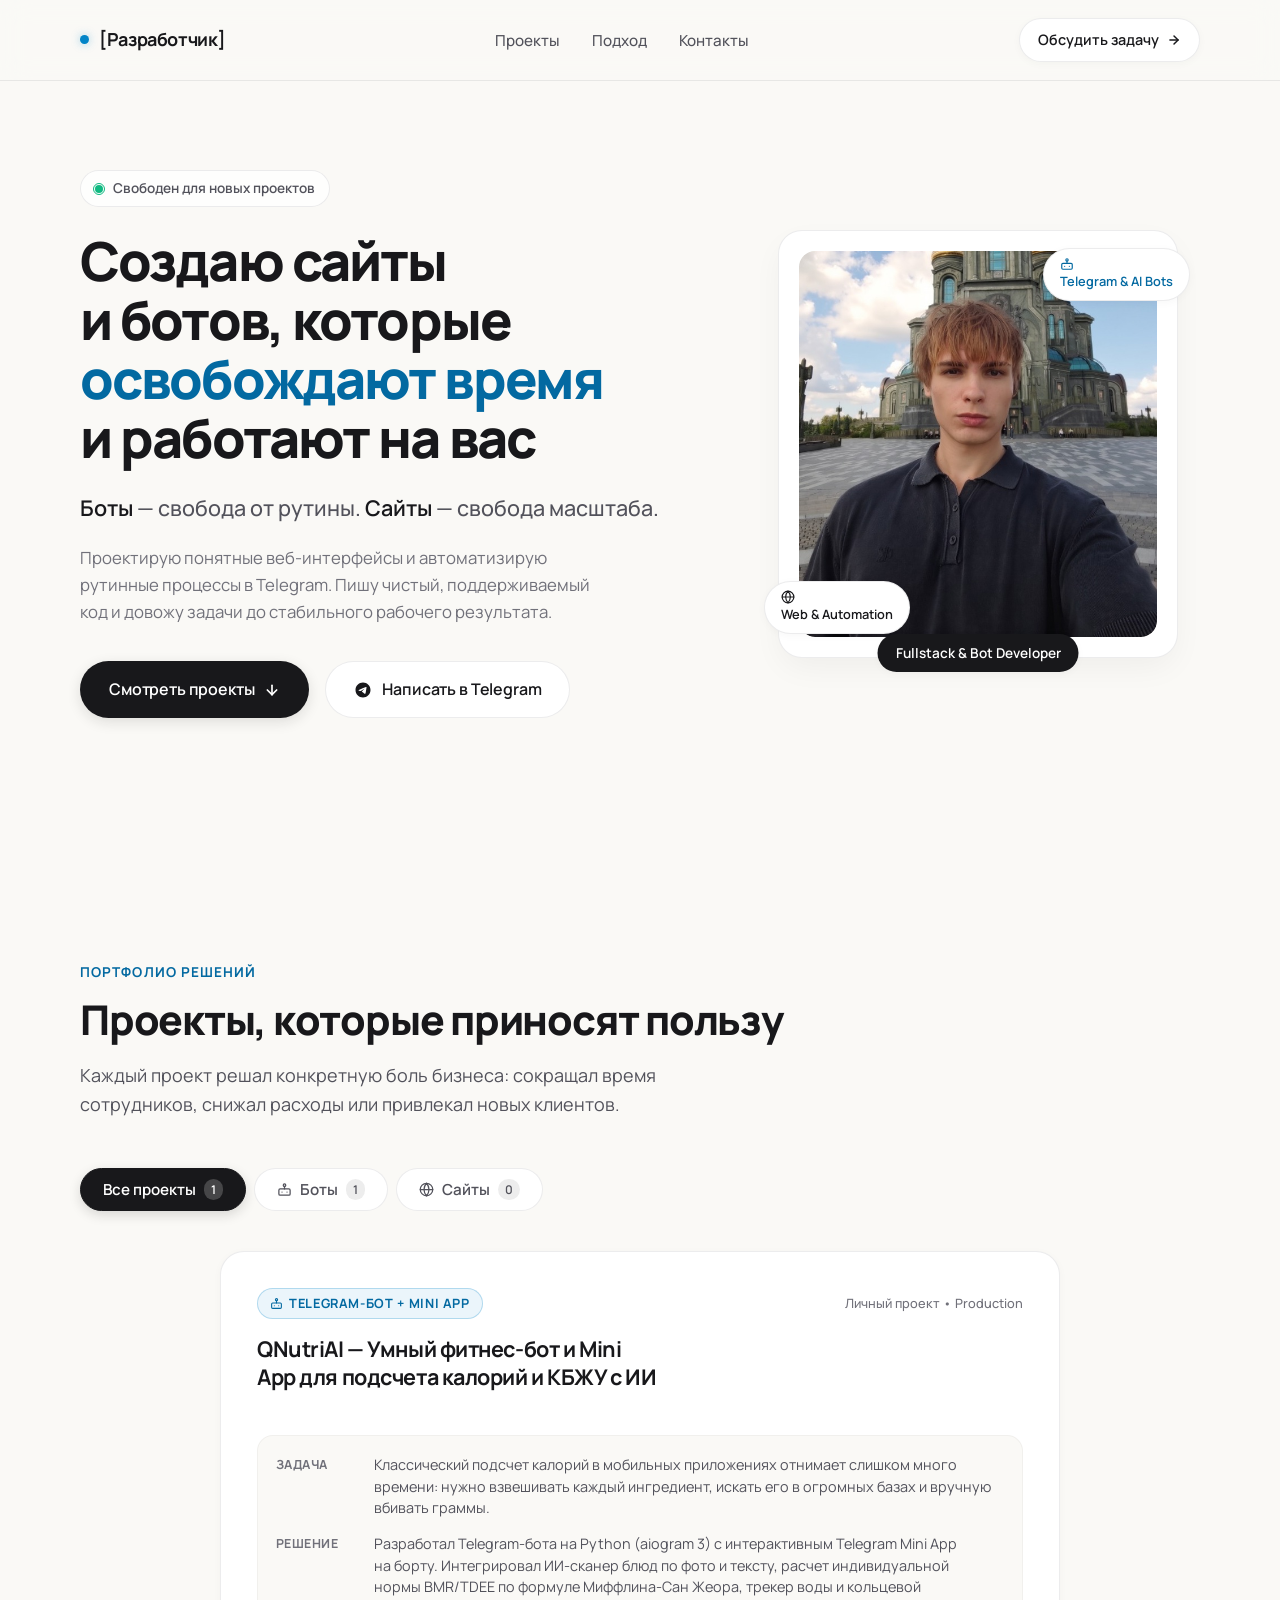
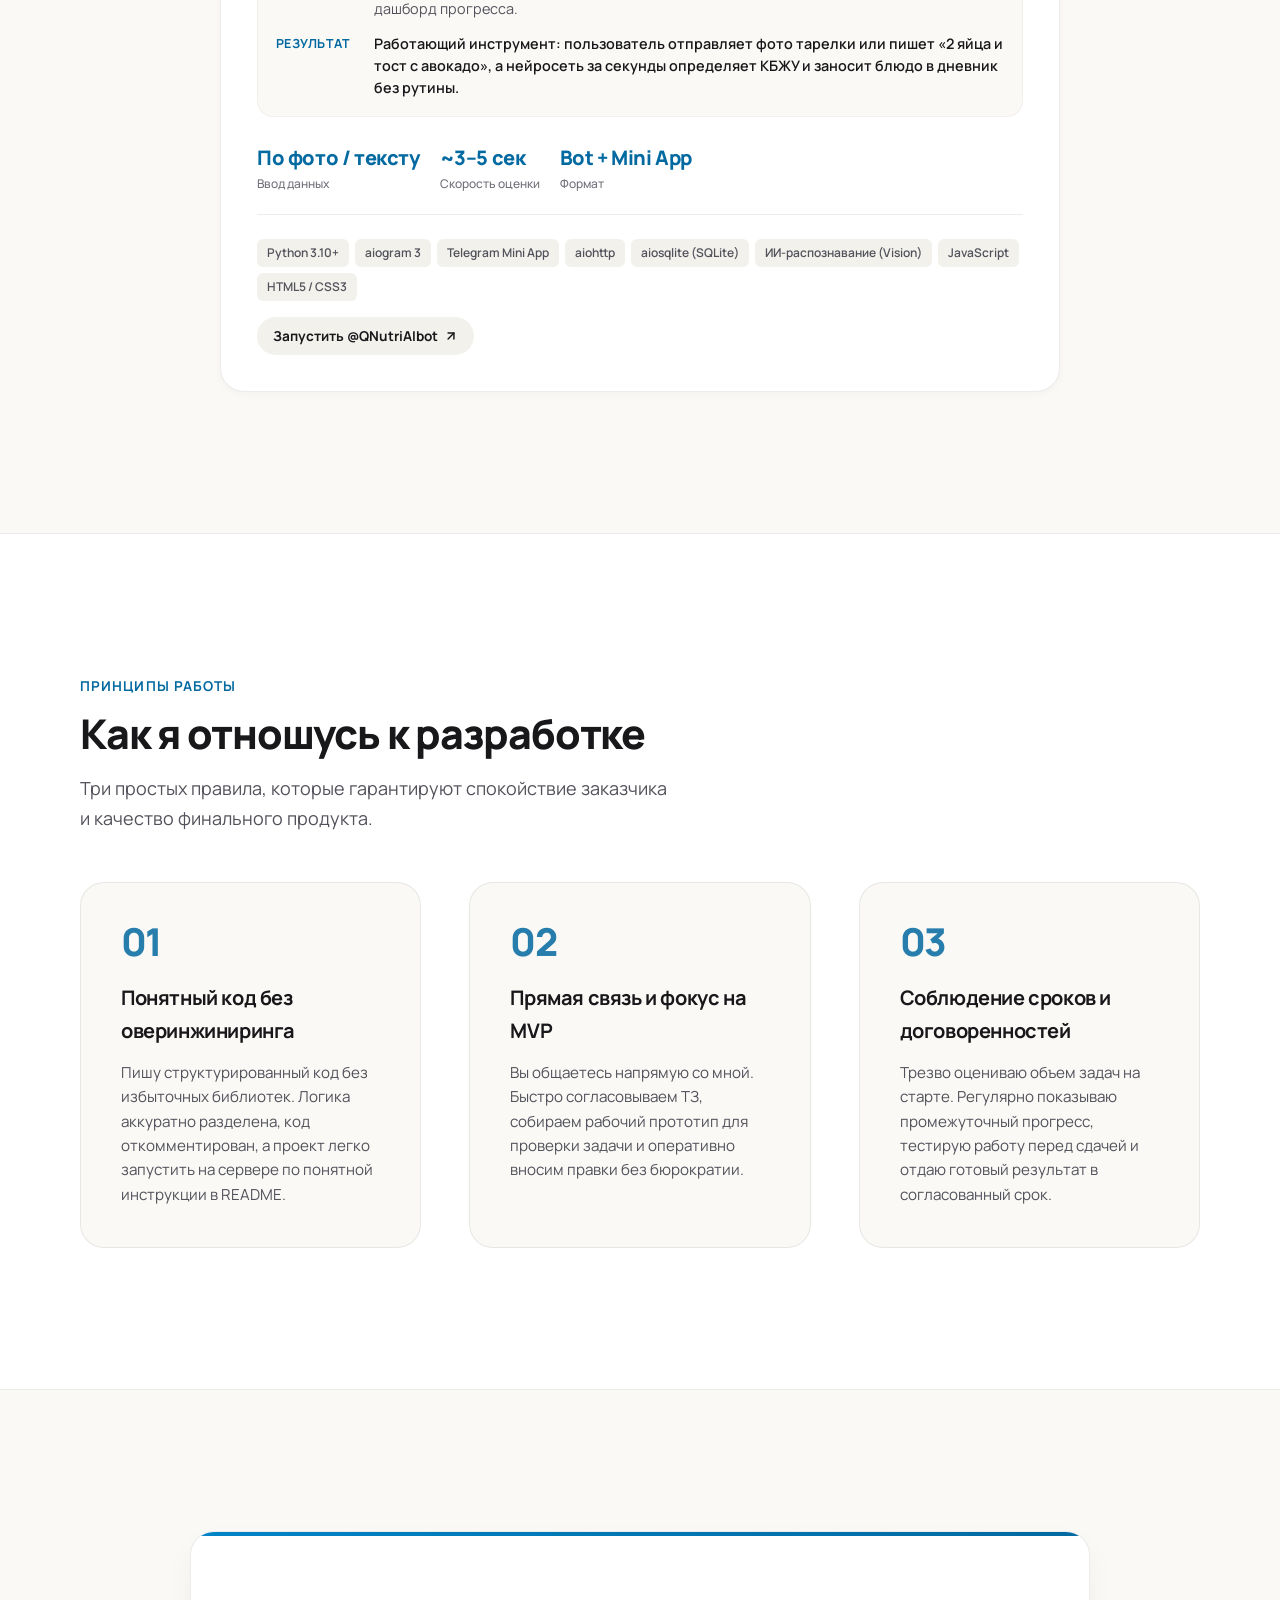
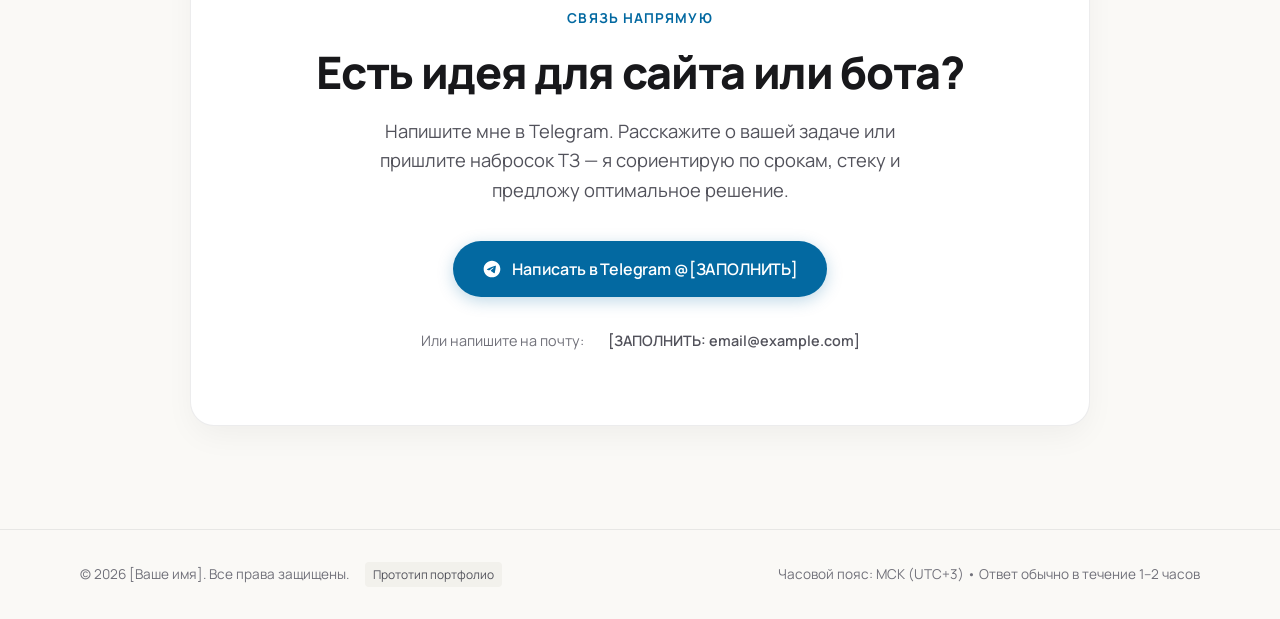
<file: index.html>
<!DOCTYPE html>
<html lang="ru">
<head>
  <meta charset="UTF-8">
  <meta name="viewport" content="width=device-width, initial-scale=1.0">
  <title>Портфолио разработчика — Сайты и Telegram-боты</title>
  <meta name="description" content="Разработка адаптивных сайтов и практичных Telegram-ботов на Python и JavaScript. Чистый код, решение рутинных задач и доведение до стабильного результата.">

  <!-- Open Graph -->
  <meta property="og:title" content="Портфолио разработчика — Сайты и Telegram-боты">
  <meta property="og:description" content="Разработка понятных веб-интерфейсов и практичных Telegram-ботов для автоматизации задач.">
  <meta property="og:type" content="website">

  <!-- Favicon -->
  <link rel="icon" type="image/svg+xml" href="favicon.svg">

  <!-- Шрифты: Manrope (кириллица, современный геометрический гротеск) -->
  <link rel="preconnect" href="https://fonts.googleapis.com">
  <link rel="preconnect" href="https://fonts.gstatic.com" crossorigin>
  <link href="https://fonts.googleapis.com/css2?family=Manrope:wght@400;500;600;700;800&display=swap" rel="stylesheet">

  <link rel="stylesheet" href="styles.css">
</head>
<body>

  <!-- Навигация -->
  <header class="site-header">
    <div class="container nav-wrap">
      <a href="#hero" class="logo" aria-label="На главную">
        <span class="logo-dot"></span>
        <span>[Разработчик]</span>
      </a>

      <nav aria-label="Основное меню">
        <ul class="nav-links">
          <li><a href="#projects">Проекты</a></li>
          <li><a href="#approach">Подход</a></li>
          <li><a href="#contact">Контакты</a></li>
        </ul>
      </nav>

      <a href="#contact" class="nav-cta">
        <span>Обсудить задачу</span>
        <svg width="14" height="14" viewBox="0 0 24 24" fill="none" stroke="currentColor" stroke-width="2.5" stroke-linecap="round" stroke-linejoin="round">
          <line x1="5" y1="12" x2="19" y2="12"></line>
          <polyline points="12 5 19 12 12 19"></polyline>
        </svg>
      </a>
    </div>
  </header>

  <main>
    <!-- Первый экран (Hero) -->
    <section class="hero-section" id="hero">
      <div class="container hero-grid">
        <div class="hero-content">
          <div class="status-badge">
            <span class="status-pulse"></span>
            <span>Свободен для новых проектов</span>
          </div>

          <h1 class="hero-title">
            Создаю сайты и&nbsp;ботов, которые <span class="highlight">освобождают время</span> и&nbsp;работают на&nbsp;вас
          </h1>

          <p class="hero-subtitle">
            <strong>Боты</strong>&nbsp;— свобода от&nbsp;рутины.&nbsp;<strong>Сайты</strong>&nbsp;— свобода масштаба.
          </p>

          <p class="hero-desc">
            Проектирую понятные веб-интерфейсы и&nbsp;автоматизирую рутинные процессы в&nbsp;Telegram. Пишу чистый, поддерживаемый код и&nbsp;довожу задачи до&nbsp;стабильного рабочего результата.
          </p>

          <div class="hero-actions">
            <a href="#projects" class="btn btn-primary">
              <span>Смотреть проекты</span>
              <svg width="16" height="16" viewBox="0 0 24 24" fill="none" stroke="currentColor" stroke-width="2.5" stroke-linecap="round" stroke-linejoin="round">
                <line x1="12" y1="5" x2="12" y2="19"></line>
                <polyline points="19 12 12 19 5 12"></polyline>
              </svg>
            </a>

            <a href="https://t.me/[ЗАПОЛНИТЬ_ТЕЛЕГРАМ]" target="_blank" rel="noopener noreferrer" class="btn btn-secondary">
              <svg width="18" height="18" viewBox="0 0 24 24" fill="currentColor">
                <path d="M12 2C6.48 2 2 6.48 2 12s4.48 10 10 10 10-4.48 10-10S17.52 2 12 2zm4.64 6.8c-.15 1.58-.8 5.42-1.13 7.19-.14.75-.42 1-.68 1.03-.58.05-1.02-.38-1.58-.75-.88-.58-1.38-.94-2.23-1.5-.99-.65-.35-1.01.22-1.59.15-.15 2.71-2.48 2.76-2.69a.2.2 0 00-.05-.18c-.06-.05-.14-.03-.21-.02-.09.02-1.49.95-4.22 2.79-.4.27-.76.41-1.08.4-.36-.01-1.04-.2-1.55-.37-.63-.2-1.12-.31-1.08-.66.02-.18.27-.36.74-.55 2.92-1.27 4.86-2.11 5.83-2.51 2.78-1.16 3.35-1.36 3.73-1.36.08 0 .27.02.39.12.1.08.13.19.14.27-.01.06.01.24 0 .38z"/>
              </svg>
              <span>Написать в Telegram</span>
            </a>
          </div>
        </div>

        <!-- Портрет разработчика с «дышащей» геометрией -->
        <div class="hero-visual">
          <div class="avatar-wrapper">
            <div class="avatar-card">
              <div class="avatar-frame">
                <img src="avatar.jpg" alt="Разработчик Python и Fullstack" class="avatar-photo" width="633" height="684">
              </div>
            </div>

            <!-- Легкие парящие бейджи специализации -->
            <div class="floating-pill-bot">
              <svg width="14" height="14" viewBox="0 0 24 24" fill="none" stroke="currentColor" stroke-width="2" stroke-linecap="round" stroke-linejoin="round" aria-hidden="true">
                <rect x="3" y="11" width="18" height="10" rx="2"></rect>
                <circle cx="12" cy="5" r="2"></circle>
                <path d="M12 7v4"></path>
                <line x1="8" y1="16" x2="8" y2="16"></line>
                <line x1="16" y1="16" x2="16" y2="16"></line>
              </svg>
              <span>Telegram &amp; AI Bots</span>
            </div>
            <div class="floating-pill-site">
              <svg width="14" height="14" viewBox="0 0 24 24" fill="none" stroke="currentColor" stroke-width="2" stroke-linecap="round" stroke-linejoin="round" aria-hidden="true">
                <circle cx="12" cy="12" r="10"></circle>
                <line x1="2" y1="12" x2="22" y2="12"></line>
                <path d="M12 2a15.3 15.3 0 0 1 4 10 15.3 15.3 0 0 1-4 10 15.3 15.3 0 0 1-4-10 15.3 15.3 0 0 1 4-10z"></path>
              </svg>
              <span>Web &amp; Automation</span>
            </div>
            <div class="avatar-floating-tag">
              <span>Fullstack &amp; Bot Developer</span>
            </div>
          </div>
        </div>
      </div>
    </section>

    <!-- Секция проектов -->
    <section class="section" id="projects">
      <div class="container">
        <div class="section-head">
          <span class="section-eyebrow">Портфолио решений</span>
          <h2 class="section-title">Проекты, которые приносят пользу</h2>
          <p class="section-lead">
            Каждый проект решал конкретную боль бизнеса: сокращал время сотрудников, снижал расходы или привлекал новых клиентов.
          </p>
        </div>

        <!-- Интерактивный фильтр категорий -->
        <div class="filter-bar" role="tablist" aria-label="Фильтр категорий проектов">
          <button class="filter-btn active" data-filter="all" role="tab" aria-selected="true">
            <span>Все проекты</span>
            <span class="filter-count" id="count-all">6</span>
          </button>
          <button class="filter-btn" data-filter="bots" role="tab" aria-selected="false">
            <svg width="15" height="15" viewBox="0 0 24 24" fill="none" stroke="currentColor" stroke-width="2" stroke-linecap="round" stroke-linejoin="round" aria-hidden="true">
              <rect x="3" y="11" width="18" height="10" rx="2"></rect>
              <circle cx="12" cy="5" r="2"></circle>
              <path d="M12 7v4"></path>
              <line x1="8" y1="16" x2="8" y2="16"></line>
              <line x1="16" y1="16" x2="16" y2="16"></line>
            </svg>
            <span>Боты</span>
            <span class="filter-count" id="count-bots">3</span>
          </button>
          <button class="filter-btn" data-filter="sites" role="tab" aria-selected="false">
            <svg width="15" height="15" viewBox="0 0 24 24" fill="none" stroke="currentColor" stroke-width="2" stroke-linecap="round" stroke-linejoin="round" aria-hidden="true">
              <circle cx="12" cy="12" r="10"></circle>
              <line x1="2" y1="12" x2="22" y2="12"></line>
              <path d="M12 2a15.3 15.3 0 0 1 4 10 15.3 15.3 0 0 1-4 10 15.3 15.3 0 0 1-4-10 15.3 15.3 0 0 1 4-10z"></path>
            </svg>
            <span>Сайты</span>
            <span class="filter-count" id="count-sites">3</span>
          </button>
        </div>

        <!-- Динамическая сетка проектов из projects.js -->
        <div class="projects-grid" id="projects-container">
          <!-- Рендерится через main.js -->
        </div>
      </div>
    </section>

    <!-- Секция «Мой подход» (3 принципа) -->
    <section class="section approach-section" id="approach">
      <div class="container">
        <div class="section-head">
          <span class="section-eyebrow">Принципы работы</span>
          <h2 class="section-title">Как я отношусь к разработке</h2>
          <p class="section-lead">
            Три простых правила, которые гарантируют спокойствие заказчика и качество финального продукта.
          </p>
        </div>

        <div class="principles-grid">
          <div class="principle-card">
            <span class="principle-num">01</span>
            <h3 class="principle-title">Понятный код без оверинжиниринга</h3>
            <p class="principle-desc">
              Пишу структурированный код без избыточных библиотек. Логика аккуратно разделена, код откомментирован, а проект легко запустить на сервере по понятной инструкции в README.
            </p>
          </div>

          <div class="principle-card">
            <span class="principle-num">02</span>
            <h3 class="principle-title">Прямая связь и фокус на MVP</h3>
            <p class="principle-desc">
              Вы общаетесь напрямую со мной. Быстро согласовываем ТЗ, собираем рабочий прототип для проверки задачи и оперативно вносим правки без бюрократии.
            </p>
          </div>

          <div class="principle-card">
            <span class="principle-num">03</span>
            <h3 class="principle-title">Соблюдение сроков и договоренностей</h3>
            <p class="principle-desc">
              Трезво оцениваю объем задач на старте. Регулярно показываю промежуточный прогресс, тестирую работу перед сдачей и отдаю готовый результат в согласованный срок.
            </p>
          </div>
        </div>
      </div>
    </section>

    <!-- Финальный экран (Контакты) -->
    <section class="section contact-section" id="contact">
      <div class="container">
        <div class="contact-box">
          <span class="contact-badge">Связь напрямую</span>
          <h2 class="contact-title">Есть идея для сайта или бота?</h2>
          <p class="contact-desc">
            Напишите мне в Telegram. Расскажите о вашей задаче или пришлите набросок ТЗ — я сориентирую по срокам, стеку и предложу оптимальное решение.
          </p>

          <div class="contact-actions">
            <a href="https://t.me/[ЗАПОЛНИТЬ_ТЕЛЕГРАМ]" target="_blank" rel="noopener noreferrer" class="btn btn-accent">
              <svg width="20" height="20" viewBox="0 0 24 24" fill="currentColor">
                <path d="M12 2C6.48 2 2 6.48 2 12s4.48 10 10 10 10-4.48 10-10S17.52 2 12 2zm4.64 6.8c-.15 1.58-.8 5.42-1.13 7.19-.14.75-.42 1-.68 1.03-.58.05-1.02-.38-1.58-.75-.88-.58-1.38-.94-2.23-1.5-.99-.65-.35-1.01.22-1.59.15-.15 2.71-2.48 2.76-2.69a.2.2 0 00-.05-.18c-.06-.05-.14-.03-.21-.02-.09.02-1.49.95-4.22 2.79-.4.27-.76.41-1.08.4-.36-.01-1.04-.2-1.55-.37-.63-.2-1.12-.31-1.08-.66.02-.18.27-.36.74-.55 2.92-1.27 4.86-2.11 5.83-2.51 2.78-1.16 3.35-1.36 3.73-1.36.08 0 .27.02.39.12.1.08.13.19.14.27-.01.06.01.24 0 .38z"/>
              </svg>
              <span>Написать в Telegram @[ЗАПОЛНИТЬ]</span>
            </a>
          </div>

          <div class="contact-secondary-ways">
            <span>Или напишите на почту:</span>
            <a href="mailto:[ЗАПОЛНИТЬ_EMAIL]@example.com">[ЗАПОЛНИТЬ: email@example.com]</a>
          </div>
        </div>
      </div>
    </section>
  </main>

  <!-- Подвал -->
  <footer class="site-footer">
    <div class="container footer-inner">
      <div class="footer-left">
        <span>&copy; 2026 [Ваше имя]. Все права защищены.</span>
        <span class="footer-placeholder-note">Прототип портфолио</span>
      </div>
      <div>
        <span>Часовой пояс: МСК (UTC+3) &bull; Ответ обычно в течение 1–2 часов</span>
      </div>
    </div>
  </footer>

  <!-- Скрипты: изолированная база данных + логика интерфейса -->
  <script src="projects.js"></script>
  <script src="main.js"></script>
</body>
</html>
</file>
<file: styles.css>
/* ==========================================================================
   СИСТЕМА ДИЗАЙНА («СВОБОДА» И ДОРОГОЙ МИНИМАЛИЗМ)
   Строго по правилам landing-skill:
   - Палитра выведена из природного пространства (воздух, песок, океан)
   - Контраст текста не ниже 4.5:1
   - Запрет на фиолетовые AI-градиенты и ✦ звездочки
   - Масштабируемая сетка и комфортный адаптив от 360px
   ========================================================================== */

:root {
  /* Палитра: Светлая основа, графит и природные акценты */
  --bg-main: #FAF9F6;
  --bg-card: #FFFFFF;
  --bg-muted: #F2F1EC;
  --bg-subtle: #EAE8E1;

  --text-primary: #18181B;
  --text-secondary: #52525B;
  --text-muted: #71717A;
  --text-light: #A1A1AA;

  /* Акценты: Открытое небо и глубокий океан */
  --accent-ocean: #0369A1;
  --accent-sky: #0284C7;
  --accent-soft: rgba(2, 132, 199, 0.08);
  --accent-border: rgba(2, 132, 199, 0.25);

  --border-light: rgba(24, 24, 27, 0.08);
  --border-hover: rgba(24, 24, 27, 0.18);

  /* Тени и глубина (мягкие, оптически скорректированные) */
  --shadow-sm: 0 2px 8px rgba(24, 24, 27, 0.03);
  --shadow-md: 0 12px 32px -4px rgba(24, 24, 27, 0.05);
  --shadow-hover: 0 20px 40px -8px rgba(2, 132, 199, 0.08);

  /* Типографика и шкала */
  --font-family: 'Manrope', -apple-system, BlinkMacSystemFont, 'Segoe UI', Roboto, sans-serif;
  --radius-sm: 8px;
  --radius-md: 16px;
  --radius-lg: 24px;
  --radius-full: 9999px;

  /* Пространство (большие "дышащие" отступы) */
  --section-gap: clamp(80px, 11vw, 150px);
  --container-max: 1200px;
  --transition-fast: 0.2s cubic-bezier(0.16, 1, 0.3, 1);
  --transition-smooth: 0.35s cubic-bezier(0.16, 1, 0.3, 1);
}

/* Сброс и базовые настройки */
*, *::before, *::after {
  box-sizing: border-box;
  margin: 0;
  padding: 0;
}

html {
  scroll-behavior: smooth;
  font-size: 16px;
  background-color: var(--bg-main);
  color: var(--text-primary);
  -webkit-font-smoothing: antialiased;
  -moz-osx-font-smoothing: grayscale;
}

body {
  font-family: var(--font-family);
  background-color: var(--bg-main);
  color: var(--text-primary);
  line-height: 1.65;
  min-height: 100dvh;
  overflow-x: hidden;
  position: relative;
}

/* Деликатная фоновая текстура чистого воздуха */
body::before {
  content: "";
  position: fixed;
  top: 0;
  left: 0;
  width: 100%;
  height: 100%;
  background: radial-gradient(circle at 85% 15%, rgba(2, 132, 199, 0.03) 0%, transparent 40%),
              radial-gradient(circle at 10% 70%, rgba(3, 105, 161, 0.02) 0%, transparent 50%);
  pointer-events: none;
  z-index: -1;
}

img, svg {
  display: block;
  max-width: 100%;
}

a {
  color: inherit;
  text-decoration: none;
  transition: color var(--transition-fast);
}

button {
  font-family: inherit;
  border: none;
  background: none;
  cursor: pointer;
}

/* Доступность: видимый фокус с клавиатуры */
:focus-visible {
  outline: 2px solid var(--accent-ocean);
  outline-offset: 3px;
}

/* Контейнер */
.container {
  width: 100%;
  max-width: var(--container-max);
  margin-left: auto;
  margin-right: auto;
  padding-left: clamp(20px, 4vw, 40px);
  padding-right: clamp(20px, 4vw, 40px);
}

/* ==========================================================================
   НАВИГАЦИЯ (HEADER)
   ========================================================================== */
.site-header {
  position: sticky;
  top: 0;
  z-index: 100;
  padding: 18px 0;
  background: rgba(250, 249, 246, 0.85);
  backdrop-filter: blur(14px);
  -webkit-backdrop-filter: blur(14px);
  border-bottom: 1px solid var(--border-light);
  transition: padding var(--transition-fast);
}

.nav-wrap {
  display: flex;
  align-items: center;
  justify-content: space-between;
}

.logo {
  display: flex;
  align-items: center;
  gap: 10px;
  font-weight: 700;
  font-size: 1.125rem;
  letter-spacing: -0.02em;
  color: var(--text-primary);
}

.logo-dot {
  width: 9px;
  height: 9px;
  background-color: var(--accent-sky);
  border-radius: 50%;
  box-shadow: 0 0 10px rgba(2, 132, 199, 0.4);
}

.nav-links {
  display: flex;
  align-items: center;
  gap: 32px;
  list-style: none;
}

.nav-links a {
  font-size: 0.95rem;
  font-weight: 500;
  color: var(--text-secondary);
  transition: color var(--transition-fast);
  position: relative;
  padding: 6px 0;
}

.nav-links a:hover {
  color: var(--text-primary);
}

.nav-cta {
  display: inline-flex;
  align-items: center;
  gap: 8px;
  font-size: 0.9rem;
  font-weight: 600;
  padding: 9px 18px;
  border-radius: var(--radius-full);
  background-color: var(--bg-card);
  color: var(--text-primary);
  border: 1px solid var(--border-light);
  box-shadow: var(--shadow-sm);
  transition: all var(--transition-fast);
}

.nav-cta:hover {
  border-color: var(--accent-sky);
  color: var(--accent-ocean);
  box-shadow: 0 4px 12px rgba(2, 132, 199, 0.1);
  transform: translateY(-1px);
}

/* ==========================================================================
   КНОПКИ
   ========================================================================== */
.btn {
  display: inline-flex;
  align-items: center;
  justify-content: center;
  gap: 10px;
  padding: 14px 28px;
  border-radius: var(--radius-full);
  font-size: 1rem;
  font-weight: 600;
  letter-spacing: -0.01em;
  min-height: 48px;
  transition: all var(--transition-fast);
  text-align: center;
  white-space: nowrap;
}

.btn-primary {
  background-color: var(--text-primary);
  color: #FFFFFF;
  border: 1px solid transparent;
  box-shadow: 0 4px 14px rgba(24, 24, 27, 0.12);
}

.btn-primary:hover {
  background-color: #27272A;
  color: #FFFFFF;
  transform: translateY(-2px);
  box-shadow: 0 6px 20px rgba(24, 24, 27, 0.2);
}

.btn-primary:active {
  transform: translateY(0);
}

.btn-secondary {
  background-color: transparent;
  color: var(--text-primary);
  border: 1px solid var(--border-light);
  background-color: var(--bg-card);
}

.btn-secondary:hover {
  border-color: var(--accent-sky);
  color: var(--accent-ocean);
  transform: translateY(-2px);
  box-shadow: var(--shadow-sm);
}

.btn-accent {
  background-color: var(--accent-ocean);
  color: #FFFFFF;
  border: 1px solid transparent;
  box-shadow: 0 4px 16px rgba(3, 105, 161, 0.25);
}

.btn-accent:hover {
  background-color: var(--accent-sky);
  color: #FFFFFF;
  transform: translateY(-2px);
  box-shadow: 0 6px 22px rgba(2, 132, 199, 0.35);
}

/* ==========================================================================
   ПЕРВЫЙ ЭКРАН (HERO)
   ========================================================================== */
.hero-section {
  padding-top: clamp(40px, 7vw, 90px);
  padding-bottom: clamp(60px, 8vw, 110px);
  position: relative;
}

.hero-grid {
  display: grid;
  grid-template-columns: 1.15fr 0.85fr;
  gap: clamp(40px, 6vw, 80px);
  align-items: center;
}

.status-badge {
  display: inline-flex;
  align-items: center;
  gap: 10px;
  padding: 6px 14px;
  background-color: rgba(255, 255, 255, 0.8);
  border: 1px solid var(--border-light);
  border-radius: var(--radius-full);
  font-size: 0.85rem;
  font-weight: 600;
  color: var(--text-secondary);
  margin-bottom: 24px;
}

.status-pulse {
  width: 8px;
  height: 8px;
  background-color: #10B981;
  border-radius: 50%;
  position: relative;
}

.status-pulse::after {
  content: "";
  position: absolute;
  top: -2px;
  left: -2px;
  right: -2px;
  bottom: -2px;
  border-radius: 50%;
  border: 1.5px solid #10B981;
  animation: pulse-ring 2s cubic-bezier(0.215, 0.61, 0.355, 1) infinite;
}

@keyframes pulse-ring {
  0% { transform: scale(0.9); opacity: 0.8; }
  70% { transform: scale(1.9); opacity: 0; }
  100% { transform: scale(1.9); opacity: 0; }
}

.hero-title {
  font-size: clamp(2.3rem, 4.2vw, 3.75rem);
  font-weight: 800;
  line-height: 1.1;
  letter-spacing: -0.035em;
  color: var(--text-primary);
  margin-bottom: 24px;
  text-wrap: balance;
}

.hero-title .highlight {
  color: var(--accent-ocean);
  position: relative;
  display: inline-block;
}

.hero-subtitle {
  font-size: clamp(1.15rem, 1.8vw, 1.35rem);
  font-weight: 500;
  color: var(--text-secondary);
  line-height: 1.55;
  margin-bottom: 20px;
}

.hero-subtitle strong {
  color: var(--text-primary);
  font-weight: 600;
}

.hero-desc {
  font-size: 1.05rem;
  color: var(--text-muted);
  max-width: 540px;
  margin-bottom: 36px;
  line-height: 1.6;
}

.hero-actions {
  display: flex;
  align-items: center;
  flex-wrap: wrap;
  gap: 16px;
}

/* Интерактивный портрет-заглушка */
.hero-visual {
  position: relative;
  display: flex;
  justify-content: center;
}

.avatar-wrapper {
  position: relative;
  width: 100%;
  max-width: 400px;
}

.avatar-card {
  background: var(--bg-card);
  border-radius: var(--radius-lg);
  border: 1px solid var(--border-light);
  padding: 20px;
  box-shadow: var(--shadow-md);
  position: relative;
}

.avatar-frame {
  width: 100%;
  aspect-ratio: 1 / 1.08;
  background: linear-gradient(145deg, #F0EFEA 0%, #E6E4DC 100%);
  border-radius: var(--radius-md);
  display: flex;
  flex-direction: column;
  align-items: center;
  justify-content: center;
  position: relative;
  overflow: hidden;
}

.avatar-photo {
  width: 100%;
  height: 100%;
  object-fit: cover;
  object-position: center;
  display: block;
  border-radius: var(--radius-md);
  transition: transform var(--transition-smooth);
}

.avatar-card:hover .avatar-photo {
  transform: scale(1.025);
}

.avatar-placeholder-art {
  display: flex;
  flex-direction: column;
  align-items: center;
  justify-content: center;
  color: var(--text-muted);
  text-align: center;
  padding: 24px;
}

.avatar-icon-svg {
  width: 72px;
  height: 72px;
  margin-bottom: 16px;
  color: var(--accent-ocean);
  opacity: 0.9;
}

.avatar-label {
  font-size: 0.95rem;
  font-weight: 700;
  color: var(--text-primary);
  margin-bottom: 4px;
}

.avatar-hint {
  font-size: 0.8rem;
  color: var(--text-secondary);
}

.avatar-floating-tag {
  position: absolute;
  bottom: -14px;
  left: 50%;
  transform: translateX(-50%);
  background: var(--text-primary);
  color: #FFFFFF;
  padding: 8px 18px;
  border-radius: var(--radius-full);
  font-size: 0.85rem;
  font-weight: 600;
  white-space: nowrap;
  box-shadow: var(--shadow-sm);
  display: flex;
  align-items: center;
  gap: 8px;
}

.floating-pill-bot {
  position: absolute;
  top: 18px;
  right: -12px;
  background: var(--bg-card);
  border: 1px solid var(--border-light);
  padding: 8px 16px;
  border-radius: var(--radius-full);
  font-size: 0.8rem;
  font-weight: 600;
  color: var(--accent-ocean);
  box-shadow: var(--shadow-sm);
  animation: float-slow 4s ease-in-out infinite;
}

.floating-pill-site {
  position: absolute;
  bottom: 24px;
  left: -14px;
  background: var(--bg-card);
  border: 1px solid var(--border-light);
  padding: 8px 16px;
  border-radius: var(--radius-full);
  font-size: 0.8rem;
  font-weight: 600;
  color: var(--text-primary);
  box-shadow: var(--shadow-sm);
  animation: float-slow 4.5s ease-in-out infinite reverse;
}

@keyframes float-slow {
  0%, 100% { transform: translateY(0); }
  50% { transform: translateY(-6px); }
}

/* ==========================================================================
   СЕКЦИЯ ПРОЕКТОВ (PROJECTS)
   ========================================================================== */
.section {
  padding-top: var(--section-gap);
  padding-bottom: var(--section-gap);
}

.section-head {
  display: flex;
  flex-direction: column;
  margin-bottom: 48px;
}

.section-eyebrow {
  display: inline-flex;
  align-items: center;
  gap: 8px;
  font-size: 0.85rem;
  font-weight: 700;
  letter-spacing: 0.08em;
  text-transform: uppercase;
  color: var(--accent-ocean);
  margin-bottom: 12px;
}

.section-title {
  font-size: clamp(2rem, 3.2vw, 2.75rem);
  font-weight: 800;
  letter-spacing: -0.03em;
  line-height: 1.2;
  margin-bottom: 16px;
}

.section-lead {
  font-size: 1.125rem;
  color: var(--text-secondary);
  max-width: 600px;
}

/* Панель фильтрации */
.filter-bar {
  display: flex;
  align-items: center;
  gap: 8px;
  margin-bottom: 40px;
  flex-wrap: wrap;
}

.filter-btn {
  display: inline-flex;
  align-items: center;
  gap: 8px;
  padding: 10px 22px;
  border-radius: var(--radius-full);
  font-size: 0.95rem;
  font-weight: 600;
  color: var(--text-secondary);
  background-color: var(--bg-card);
  border: 1px solid var(--border-light);
  transition: all var(--transition-fast);
}

.filter-btn:hover {
  border-color: var(--text-primary);
  color: var(--text-primary);
}

.filter-btn.active {
  background-color: var(--text-primary);
  color: #FFFFFF;
  border-color: var(--text-primary);
  box-shadow: 0 4px 12px rgba(24, 24, 27, 0.15);
}

.filter-count {
  display: inline-flex;
  align-items: center;
  justify-content: center;
  padding: 2px 7px;
  font-size: 0.75rem;
  border-radius: 12px;
  background: rgba(24, 24, 27, 0.08);
  color: var(--text-secondary);
}

.filter-btn.active .filter-count {
  background: rgba(255, 255, 255, 0.2);
  color: #FFFFFF;
}

/* Сетка карточек: "дышащая", чередующаяся */
.projects-grid {
  display: grid;
  grid-template-columns: repeat(2, 1fr);
  gap: clamp(24px, 3.5vw, 40px);
}

.projects-grid:has(.project-card:only-child),
.projects-grid.single-item {
  grid-template-columns: 1fr;
  max-width: 840px;
  margin: 0 auto;
}

.project-card {
  background: var(--bg-card);
  border-radius: var(--radius-lg);
  border: 1px solid var(--border-light);
  padding: clamp(24px, 3vw, 36px);
  display: flex;
  flex-direction: column;
  justify-content: space-between;
  box-shadow: var(--shadow-sm);
  transition: transform var(--transition-smooth), box-shadow var(--transition-smooth), border-color var(--transition-smooth);
  position: relative;
}

.project-card:hover {
  transform: translateY(-5px);
  box-shadow: var(--shadow-hover);
  border-color: var(--border-hover);
}

/* Превью кейса */
.card-header {
  margin-bottom: 24px;
}

.card-top-meta {
  display: flex;
  align-items: center;
  justify-content: space-between;
  margin-bottom: 16px;
}

.category-tag {
  display: inline-flex;
  align-items: center;
  gap: 6px;
  font-size: 0.8rem;
  font-weight: 700;
  text-transform: uppercase;
  letter-spacing: 0.05em;
  padding: 4px 12px;
  border-radius: var(--radius-full);
}

.category-tag svg {
  flex-shrink: 0;
}

.category-tag.tag-bot {
  background-color: var(--accent-soft);
  color: var(--accent-ocean);
  border: 1px solid var(--accent-border);
}

.category-tag.tag-site {
  background-color: #F4F4F5;
  color: #27272A;
  border: 1px solid rgba(24, 24, 27, 0.1);
}

.card-badge {
  font-size: 0.8rem;
  color: var(--text-muted);
  font-weight: 500;
}

.card-title {
  font-size: 1.35rem;
  font-weight: 700;
  line-height: 1.3;
  letter-spacing: -0.02em;
  color: var(--text-primary);
  margin-bottom: 20px;
  text-wrap: balance;
}

.story-text {
  color: var(--text-secondary);
  text-wrap: pretty;
}

/* Блок формулы: Задача -> Решение -> Результат */
.case-story {
  display: flex;
  flex-direction: column;
  gap: 14px;
  padding: 18px;
  background-color: var(--bg-main);
  border-radius: var(--radius-md);
  border: 1px solid rgba(24, 24, 27, 0.04);
  margin-bottom: 24px;
}

.story-item {
  display: grid;
  grid-template-columns: 86px 1fr;
  gap: 12px;
  font-size: 0.9rem;
  line-height: 1.5;
}

.story-label {
  font-weight: 700;
  font-size: 0.78rem;
  text-transform: uppercase;
  letter-spacing: 0.04em;
  color: var(--text-muted);
  padding-top: 2px;
}

.story-text {
  color: var(--text-secondary);
}

.story-item.result .story-label {
  color: var(--accent-ocean);
}

.story-item.result .story-text {
  color: var(--text-primary);
  font-weight: 600;
}

/* Метрики */
.metrics-row {
  display: flex;
  gap: 20px;
  margin-bottom: 24px;
  padding-bottom: 20px;
  border-bottom: 1px solid var(--border-light);
}

.metric-item {
  display: flex;
  flex-direction: column;
}

.metric-value {
  font-size: 1.25rem;
  font-weight: 800;
  color: var(--accent-ocean);
  letter-spacing: -0.02em;
}

.metric-label {
  font-size: 0.75rem;
  color: var(--text-muted);
  font-weight: 500;
}

/* Теги и кнопка в подвале карточки */
.card-footer {
  display: flex;
  align-items: center;
  justify-content: space-between;
  gap: 16px;
  flex-wrap: wrap;
  margin-top: auto;
}

.tags-wrap {
  display: flex;
  flex-wrap: wrap;
  gap: 6px;
}

.tech-tag {
  font-size: 0.75rem;
  font-weight: 600;
  color: var(--text-secondary);
  background: var(--bg-muted);
  padding: 4px 10px;
  border-radius: 6px;
}

.card-action-btn {
  display: inline-flex;
  align-items: center;
  gap: 6px;
  font-size: 0.85rem;
  font-weight: 700;
  color: var(--text-primary);
  padding: 8px 16px;
  border-radius: var(--radius-full);
  background-color: var(--bg-muted);
  transition: all var(--transition-fast);
}

.card-action-btn:hover {
  background-color: var(--accent-ocean);
  color: #FFFFFF;
}

/* ==========================================================================
   СЕКЦИЯ «МОЙ ПОДХОД» (APPROACH)
   ========================================================================== */
.approach-section {
  background-color: var(--bg-card);
  border-top: 1px solid var(--border-light);
  border-bottom: 1px solid var(--border-light);
}

.principles-grid {
  display: grid;
  grid-template-columns: repeat(3, 1fr);
  gap: clamp(24px, 4vw, 48px);
}

.principle-card {
  padding: clamp(28px, 3.5vw, 40px);
  border-radius: var(--radius-lg);
  background: var(--bg-main);
  border: 1px solid var(--border-light);
  display: flex;
  flex-direction: column;
  transition: transform var(--transition-fast);
}

.principle-card:hover {
  transform: translateY(-4px);
}

.principle-num {
  font-size: clamp(2rem, 3vw, 2.5rem);
  font-weight: 800;
  color: var(--accent-ocean);
  line-height: 1;
  margin-bottom: 20px;
  letter-spacing: -0.04em;
  opacity: 0.85;
}

.principle-title {
  font-size: 1.25rem;
  font-weight: 700;
  letter-spacing: -0.02em;
  margin-bottom: 14px;
  color: var(--text-primary);
}

.principle-desc {
  font-size: 0.95rem;
  color: var(--text-secondary);
  line-height: 1.6;
}

/* ==========================================================================
   ФИНАЛЬНЫЙ ЭКРАН (КОНТАКТЫ)
   ========================================================================== */
.contact-section {
  padding-top: var(--section-gap);
  padding-bottom: clamp(60px, 8vw, 120px);
}

.contact-box {
  background: var(--bg-card);
  border: 1px solid var(--border-light);
  border-radius: var(--radius-lg);
  padding: clamp(36px, 6vw, 72px);
  text-align: center;
  max-width: 900px;
  margin: 0 auto;
  box-shadow: var(--shadow-md);
  position: relative;
  overflow: hidden;
}

.contact-box::before {
  content: "";
  position: absolute;
  top: 0;
  left: 0;
  width: 100%;
  height: 4px;
  background: linear-gradient(90deg, var(--accent-sky), var(--accent-ocean));
}

.contact-badge {
  display: inline-flex;
  align-items: center;
  gap: 8px;
  font-size: 0.85rem;
  font-weight: 700;
  text-transform: uppercase;
  letter-spacing: 0.08em;
  color: var(--accent-ocean);
  margin-bottom: 16px;
}

.contact-title {
  font-size: clamp(2rem, 3.5vw, 3rem);
  font-weight: 800;
  letter-spacing: -0.03em;
  line-height: 1.2;
  margin-bottom: 18px;
}

.contact-desc {
  font-size: 1.15rem;
  color: var(--text-secondary);
  max-width: 580px;
  margin: 0 auto 36px auto;
  line-height: 1.6;
}

.contact-actions {
  display: flex;
  align-items: center;
  justify-content: center;
  gap: 16px;
  flex-wrap: wrap;
  margin-bottom: 32px;
}

.contact-secondary-ways {
  display: flex;
  align-items: center;
  justify-content: center;
  gap: 24px;
  font-size: 0.9rem;
  color: var(--text-muted);
  flex-wrap: wrap;
}

.contact-secondary-ways a {
  color: var(--text-secondary);
  font-weight: 600;
  display: inline-flex;
  align-items: center;
  gap: 6px;
}

.contact-secondary-ways a:hover {
  color: var(--accent-ocean);
}

/* ==========================================================================
   ПОДВАЛ (FOOTER)
   ========================================================================== */
.site-footer {
  padding: 32px 0;
  border-top: 1px solid var(--border-light);
  font-size: 0.85rem;
  color: var(--text-muted);
}

.footer-inner {
  display: flex;
  align-items: center;
  justify-content: space-between;
  flex-wrap: wrap;
  gap: 16px;
}

.footer-left {
  display: flex;
  align-items: center;
  gap: 16px;
}

.footer-placeholder-note {
  display: inline-flex;
  align-items: center;
  gap: 6px;
  padding: 3px 8px;
  background: var(--bg-muted);
  border-radius: 4px;
  font-size: 0.75rem;
  color: var(--text-secondary);
}

/* ==========================================================================
   АДАПТИВНОСТЬ (360PX+)
   ========================================================================== */
@media (max-width: 992px) {
  .hero-grid {
    grid-template-columns: 1fr;
    text-align: center;
    gap: 40px;
  }

  .status-badge {
    margin-left: auto;
    margin-right: auto;
  }

  .hero-desc {
    margin-left: auto;
    margin-right: auto;
  }

  .hero-actions {
    justify-content: center;
  }

  .projects-grid {
    grid-template-columns: 1fr;
  }

  .principles-grid {
    grid-template-columns: 1fr;
  }
}

@media (max-width: 640px) {
  .site-header {
    padding: 14px 0;
  }

  .nav-links {
    display: none;
  }

  .story-item {
    grid-template-columns: 1fr;
    gap: 4px;
  }

  .hero-actions {
    flex-direction: column;
    width: 100%;
  }

  .hero-actions .btn {
    width: 100%;
  }

  .contact-actions {
    flex-direction: column;
    width: 100%;
  }

  .contact-actions .btn {
    width: 100%;
  }

  .footer-inner {
    flex-direction: column;
    text-align: center;
  }
}

/* ==========================================================================
   УВАЖЕНИЕ К ПРЕДПОЧТЕНИЮ БЕЗ АНИМАЦИИ
   ========================================================================== */
@media (prefers-reduced-motion: reduce) {
  *, *::before, *::after {
    animation-duration: 0.01ms !important;
    animation-iteration-count: 1 !important;
    transition-duration: 0.01ms !important;
    scroll-behavior: auto !important;
  }
}
</file>
